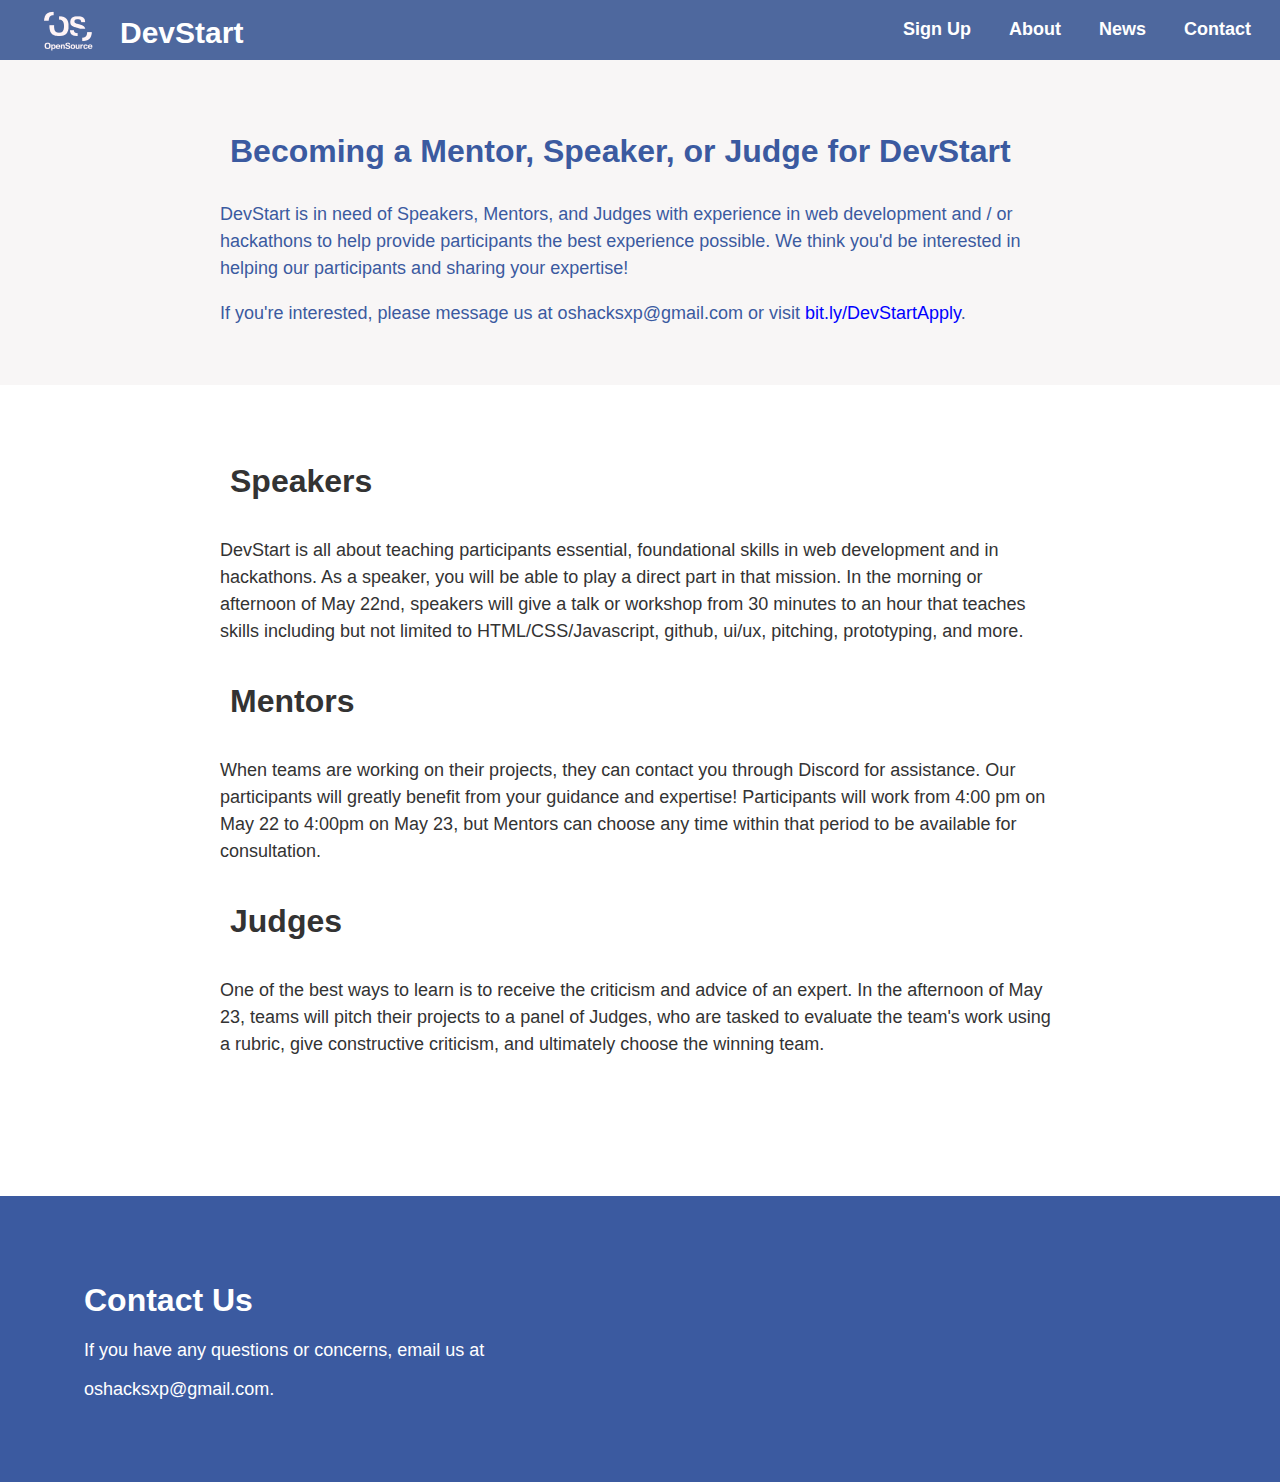
<file: info-mentors-new.html>
<html>
    <head>
        <title>DevStart Hackathon</title>
        <meta charset="utf-8">

        <!-- enables different looks for different devices -->
        <meta name="viewport" content="width=device-width, initial-scale=1"/>

        <!-- add objectivity font-->
        <link type="text/css" rel = "stylesheet" href = "fonts/objectivity-font.css">

        <!-- add stylesheets -->
        <link type="text/css" rel = "stylesheet" href = "landing-styles.css">
    </head>
    
    <body>
        <header id = "navbar">
            <a href = "landing.html"><img src = "images/logo_os_white.png" id = "navbar-logo"/></a>
            <a href = "landing.html"><span id = "navbar-title">DevStart</span></a>
            <nav id = "menu">
                <a id = "menu-signup" href = "https://bit.ly/joinDevstart">Sign Up</a>
                <a id = "menu-about" href = "#about">About</a>
                <a id = "menu-news" href = "#news">News</a>
                <a id = "menu-contact" href = "#contact">Contact</a>     
            </nav>
        </header>
        
        <!-- Info for Speaker, Mentors, Judges-->
        <div class = "basic-section" id = "mentor-start">
            <h2 class = "section-title">Becoming a Mentor, Speaker, or Judge for DevStart</h2>
            <p class = "section-text">
                DevStart is in need of Speakers, Mentors, and Judges with experience in web 
                development and / or hackathons to help provide participants the best experience 
                possible. We think you'd be interested in helping our participants and sharing 
                your expertise!
            </p>
            <p class= "section-text">
                If you're interested, please message us at oshacksxp@gmail.com or visit 
                <a href = "https://bit.ly/DevStartApply">bit.ly/DevStartApply</a>.
            </p>
        </div>
        <div class="white-area"><div id = "mentor-info" class = "basic-section">
            <h3 class = section-title>Speakers</h3>
            <p class = "section-text">
                DevStart is all about teaching participants essential, foundational skills in 
                web development and in hackathons. As a speaker, you will be able to play a 
                direct part in that mission. In the morning or afternoon of May 22nd, speakers 
                will give a talk or workshop from 30 minutes to an hour that teaches skills 
                including but not limited to HTML/CSS/Javascript, github, ui/ux, pitching, 
                prototyping, and more. 
            </p>
            <h3 class = section-title>Mentors</h3>
            <p class = "section-text">
                When teams are working on their projects, they can contact you through Discord 
                for assistance. Our participants will greatly benefit from your guidance and 
                expertise! Participants will work from 4:00 pm on May 22 to 4:00pm on May 23, 
                but Mentors can choose any time within that period to be available for consultation. 
            </p>
            <h3 class = section-title>Judges</h3>
            <p class = "section-text">
                One of the best ways to learn is to receive the criticism and advice of an expert. 
                In the afternoon of May 23, teams will pitch their projects to a panel of Judges, 
                who are tasked to evaluate the team's work using a rubric, give constructive criticism, 
                and ultimately choose the winning team. 
            </p>
        </div></div>

        <!-- Contact Us -->
        <div id = "contact">
            <div id = "contact-devstart">
                <h1>Contact Us</h1>
                <p>If you have any questions or concerns, email us at</p>
                <p>oshacksxp@gmail.com.</p>
            </div>
        </div>
    </body>
</html>
</file>
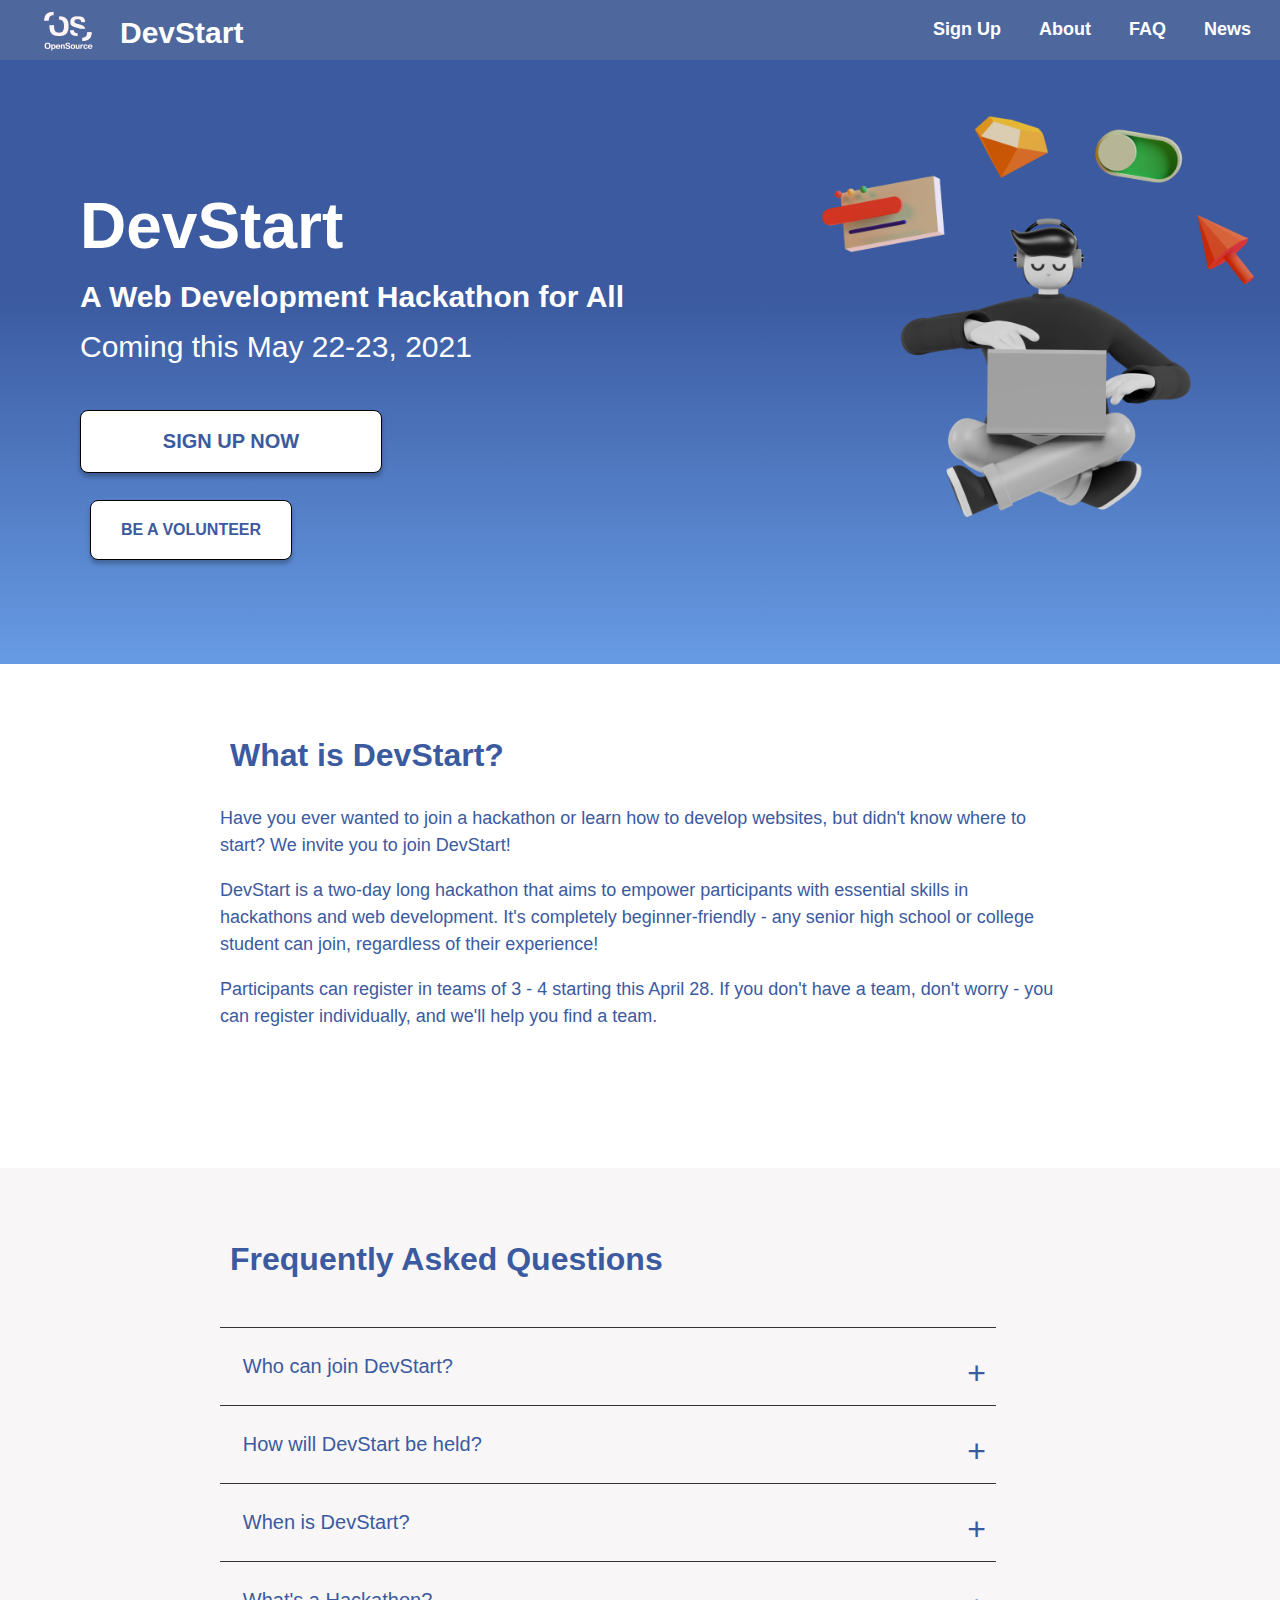
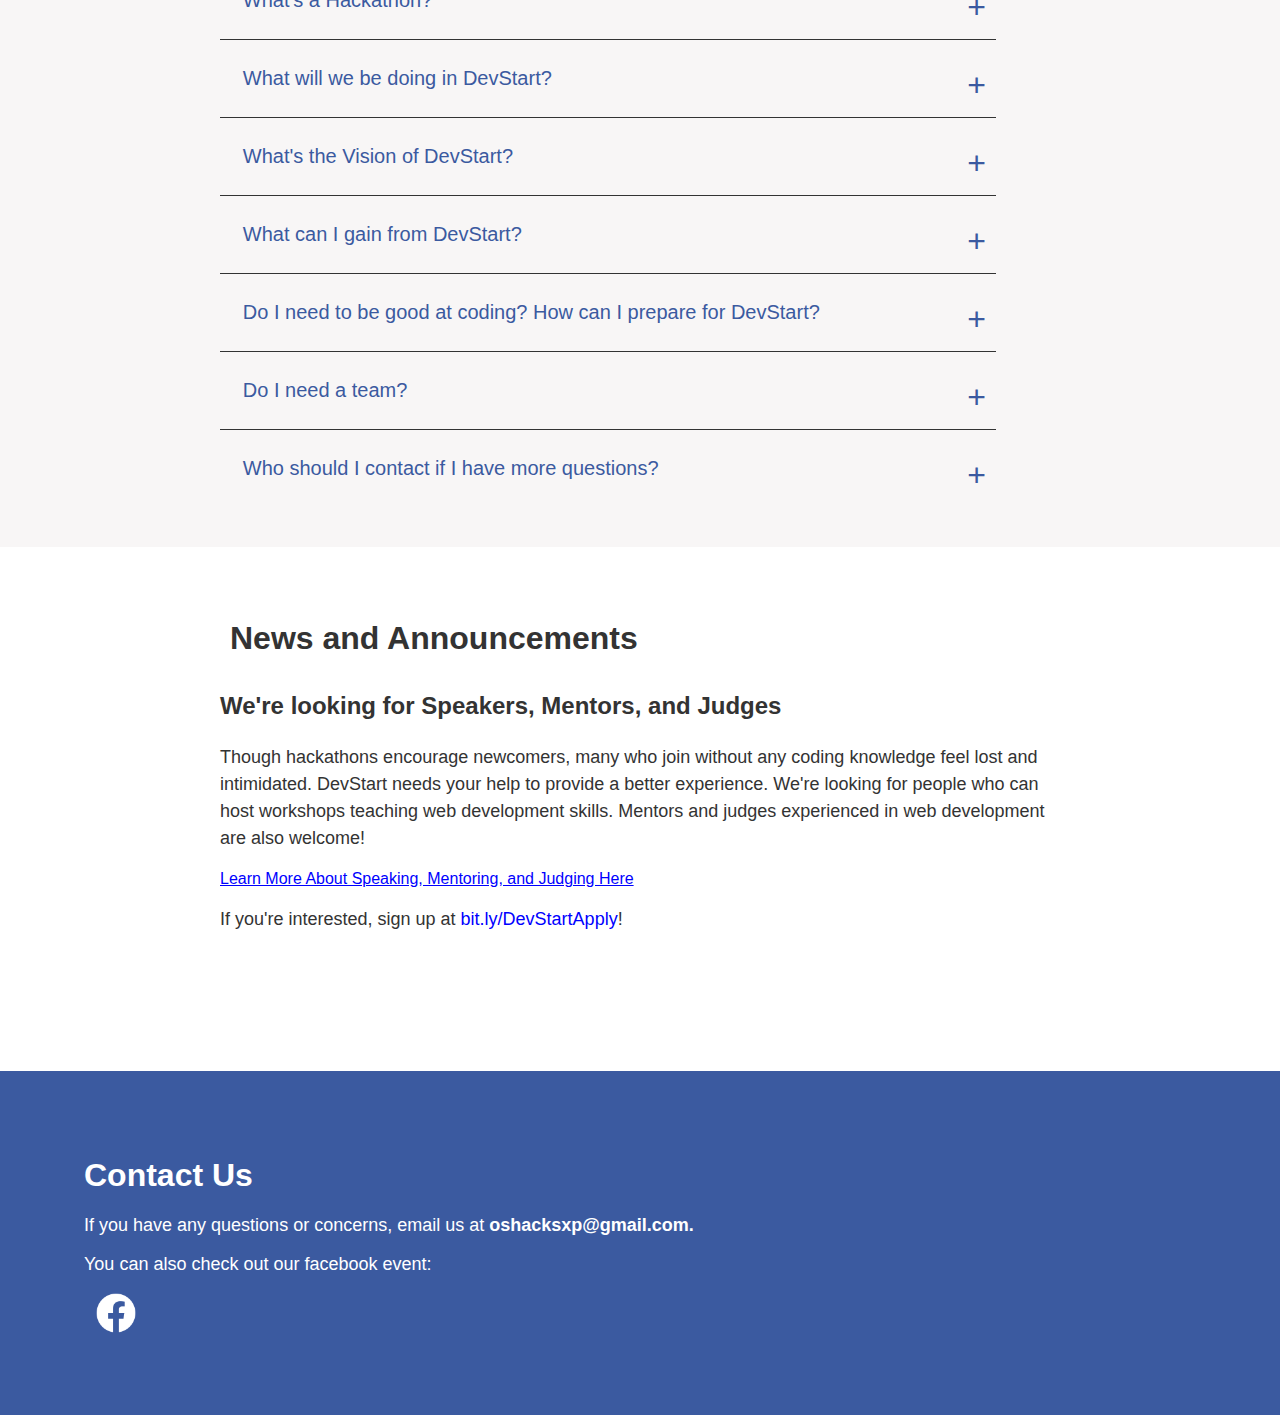
<file: landing.html>
<html>
    <head>
        <title>DevStart Hackathon</title>
        <meta charset="utf-8">

        <!-- enables different looks for different devices -->
        <meta name="viewport" content="width=device-width, initial-scale=1"/>

        <!-- add objectivity font-->
        <link type="text/css" rel = "stylesheet" href = "fonts/objectivity-font.css">

        <!-- add stylesheets -->
        <link type="text/css" rel = "stylesheet" href = "landing-styles.css">

        <!-- add scripts -->
        <script src = "script.js" charset="UTF-8"></script>
    </head>

    <body>
        <!-- Website Navbar -->
        <header id = "navbar">
            <a href = "landing.html"><img src = "images/logo_os_white.png" id = "navbar-logo"/></a>
            <a href = "landing.html"><span id = "navbar-title">DevStart</span></a>
            <nav id = "menu">
                <a id = "menu-signup" href = "https://bit.ly/joinDevstart">Sign Up</a>
                <a id = "menu-about" href = "#about">About</a>
                <a id = "menu-faq" href = "#faq">FAQ</a>
                <a id = "menu-news" href = "#news">News</a>
                <!--<a id = "menu-contact" href = "#contact">Contact</a>-->     
            </nav>
        </header>

        <!-- Hero Section -->
        <div id = "hero-section">
            <img src = "images/person.png" id = "hero-person"/>
            <h1 id = "hero-title">DevStart</h1>
            <h1 id = "hero-lead">A Web Development Hackathon for All</h1>
            <h1 id = "hero-date">Coming this May 22-23, 2021</h1>
            <a href = "http://bit.ly/joinDevstart" class = "large-button" id = "signup-button">SIGN UP NOW</a>
            <a href = "info-mentors-new.html" class = "large-button" id = "volunteer-button">BE A VOLUNTEER</a>
        </div>

        <!-- About Us -->
        <div class = "white-area">
        <div class = "basic-section" id = "about">
            <h2 class = "section-title">What is DevStart?</h2>
            <p class = "section-text">
                Have you ever wanted to join a hackathon or learn how to develop websites, 
                but didn't know where to start? We invite you to join DevStart!
            </p>
            <p class = "section-text">
                DevStart is a two-day long hackathon that aims to empower participants with 
                essential skills in hackathons and web development. It's completely 
                beginner-friendly - any senior high school or college student can join, 
                regardless of their experience!
            </p>
            <p class = "section-text">
                Participants can register in teams of 3 - 4 starting this April 28. If you 
                don't have a team, don't worry - you can register individually, and we'll 
                help you find a team.
            </p>
        </div>
        </div>

        <!-- Frequrently Asked Questions -->
        
        <div class = "basic-section" id = "faq">
            <h2 class = "section-title">Frequently Asked Questions</h2>
            <br/>
            <div class = "accordion">
                <p>Who can join DevStart?</p>
            </div>
            <div class = "panel">
                <p>
                    DevStart is for people who want to experience a hackathon or learn 
                    web development. It’s beginner-friendly, so any student
                    can join regardless of their experience!
                </p>
            </div>

            <div class = "accordion">
                <p>How will DevStart be held?</p>
            </div>
            <div class = "panel">
                <p>
                    DevStart will have synchronous Zoom sessions for talks and workshops, and 
                    for the judging phase. DevStart will also feature a discord server where 
                    participants can socialize and ask for help from mentors. We’ll send you 
                    the links to both once you sign up.
                </p>
            </div>

            <div class = "accordion">
                <p>When is DevStart?</p>
            </div>
            <div class = "panel">
                <p>
                    DevStart will be held from 9:00 am on May 22nd to 8:00pm on May 23rd.
                </p>
            </div>

            <div class = "accordion">
                <p>What's a Hackathon?</p>
            </div>
            <div class = "panel">
                <p>
                    A hackathon is best described as an “invention marathon”. Anyone can 
                    attend a hackathon to learn, build, and share their creations in a relaxed 
                    and welcoming atmosphere. Hackathons are about creating, not coding - you 
                    don’t have to be a programmer or computer science major to thrive!
                </p>
            </div>

            <div class = "accordion">
                <p>What will we be doing in DevStart?</p>
            </div>
            <div class = "panel">
                <p>
                    In DevStart, you’ll be given 30 hours to make a website. You can make any 
                    website, as long as it follows the theme that we’ll be giving you during the 
                    event. After making the website, you’ll be presenting it to a panel in a 
                    casual judging session. 
                </p>
            </div>

            <div class = "accordion">
                <p>What's the Vision of DevStart?</p>
            </div>
            <div class = "panel">
                <p>
                    DevStart is committed to be a hackathon that anyone can join, no matter how 
                    much experience they have. First timers and people with little coding experience 
                    are often intimidated by hackathons - at DevStart, we want to create an inclusive 
                    environment that shows them there’s nothing to fear. We also hope to teach skills 
                    that participants can use in their lives and in future hackathons.
                </p>
            </div>
            <div class = "accordion">
                <p>What can I gain from DevStart?</p>
            </div>
            <div class = "panel">
                <p>
                    At DevStart, you won’t just learn how to make a website. You’ll also be gaining 
                    valuable experiences in joining a hackathon, from working as a team to 
                    presenting projects. 
                </p>
            </div>

            <div class = "accordion">
                <p>Do I need to be good at coding? How can I prepare for DevStart?</p>
            </div>
            <div class = "panel">
                <p>
                    Our hackathon is beginner-friendly, so don’t worry - anyone can join! We’ll 
                    inform you of what you need once you’ve signed up.
                </p>
            </div>

            <div class = "accordion">
                <p>Do I need a team?</p>
            </div>
            <div class = "panel">
                <p>
                    You can attend DevStart individually or in teams of 3 - 4. If you don’t 
                    have a team but would like to find one, don’t worry - we can help you!
                </p>
            </div>
            
            <div class = "accordion">
                <p>Who should I contact if I have more questions?</p>
            </div>
            <div class = "panel">
                <p>
                    Feel free to email us at <b>oshacksxp@gmail.com</b>!
                </p>
            </div>
        </div>

        <!-- News -->
        <div class = "white-area">
            <div id = "news" class = "basic-section">
                <h2 class = "section-title">News and Announcements</h2>
                <h2 class = "section-subtitle">We're looking for Speakers, Mentors, and Judges</h2>
                <p class = "section-text">
                    Though hackathons encourage newcomers, many who join without any coding 
                    knowledge feel lost and intimidated. DevStart needs your help to provide 
                    a better experience. We're looking for people who can host workshops 
                    teaching web development skills. Mentors and judges experienced in 
                    web development are also welcome!
                </p>
                <a href = "info-mentors-new.html" id = "learn-more">Learn More About Speaking, Mentoring, and Judging Here</a>

                <p class = "section-text">
                    If you're interested, sign up at 
                    <a href = "https://bit.ly/DevStartApply">bit.ly/DevStartApply</a>!
                </p>
            </div>
        </div>

        <!-- Contact Us -->
        <div id = "contact">
            <div id = "contact-devstart">
                <h1>Contact Us</h1>
                <p>If you have any questions or concerns, email us at <b>oshacksxp@gmail.com.</b></p>
                <p>You can also check out our facebook event:</p> 
                <p>
                    <a href = "https://www.facebook.com/events/478971149888554/" target = "_blank">
                        <img src = "images/facebook.png" class = "contact_logo"/>
                    </a>
                </p>
            </div>
        </div>
    </body>
</html>
</file>
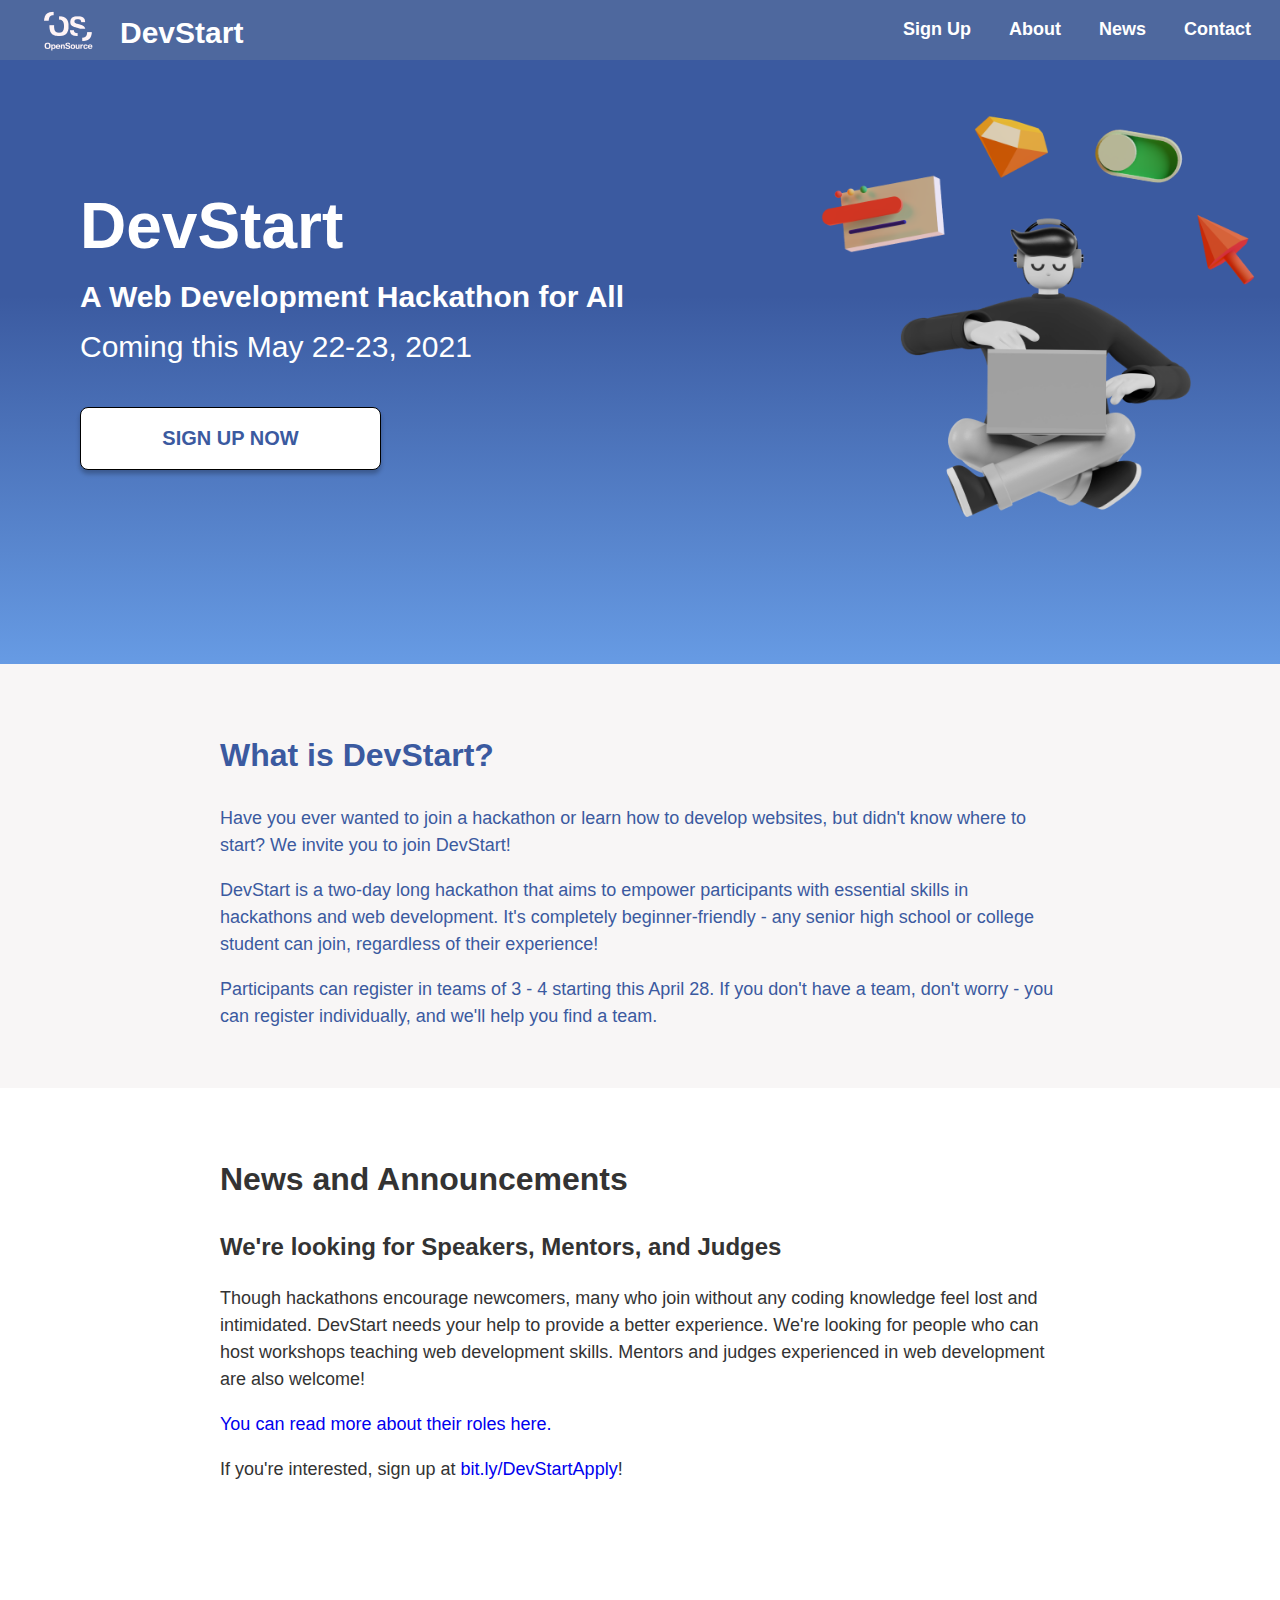
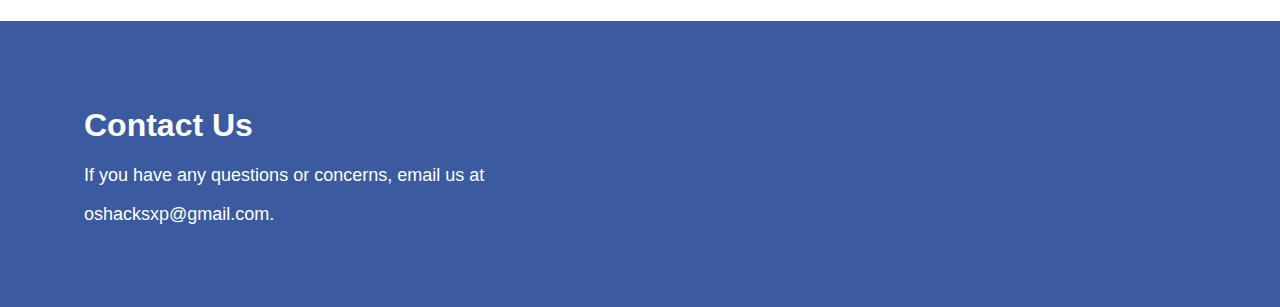
<file: new-index.html>
<html>
    <head>
        <title>DevStart Hackathon</title>
        <meta charset="utf-8">

        <!-- enables different looks for different devices -->
        <meta name="viewport" content="width=device-width, initial-scale=1"/>

        <!-- add objectivity font-->
        <link type="text/css" rel = "stylesheet" href = "fonts/objectivity-font.css">

        <!-- add stylesheets -->
        <link type="text/css" rel = "stylesheet" href = "new-styles.css">

        <!-- add scripts -->
        <script src = "script.js" charset="UTF-8"></script>
    </head>

    <body>
        <!-- Website Navbar -->
        <header id = "navbar">
            <img src = "images/logo_os_white.png" id = "navbar-logo"/>
            <span id = "navbar-title">DevStart</span>
            <nav id = "menu">
                <a id = "menu-signup" href = "https://bit.ly/joinDevstart">Sign Up</a>
                <a id = "menu-about" href = "#about">About</a>
                <a id = "menu-news" href = "#news">News</a>
                <a id = "menu-contact" href = "#contact">Contact</a>     
            </nav>
        </header>

        <!-- Hero Section -->
        <div id = "hero-section">
            <img src = "images/person.png" id = "hero-person"/>
            <h1 id = "hero-title">DevStart</h1>
            <h1 id = "hero-lead">A Web Development Hackathon for All</h1>
            <h1 id = "hero-date">Coming this May 22-23, 2021</h1>
            <a href = "http://bit.ly/joinDevstart" id = "signup-button">SIGN UP NOW</a>

        </div>

        <!-- About Us -->

        <div class = "basic-section" id = "about">
            <h2 class = "section-title">What is DevStart?</h2>
            <p class = "section-text">
                Have you ever wanted to join a hackathon or learn how to develop websites, 
                but didn't know where to start? We invite you to join DevStart!
            </p>
            <p class = "section-text">
                DevStart is a two-day long hackathon that aims to empower participants with 
                essential skills in hackathons and web development. It's completely 
                beginner-friendly - any senior high school or college student can join, 
                regardless of their experience!
            </p>
            <p class = "section-text">
                Participants can register in teams of 3 - 4 starting this April 28. If you 
                don't have a team, don't worry - you can register individually, and we'll 
                help you find a team.
            </p>
        </div>

        <!-- News -->
        <div id = "news">
            <div id = "news-text" class = "basic-section">
                <h2 class = "section-title">News and Announcements</h2>
                <h2 class = "section-subtitle">We're looking for Speakers, Mentors, and Judges</h2>
                <p class = "section-text">
                    Though hackathons encourage newcomers, many who join without any coding 
                    knowledge feel lost and intimidated. DevStart needs your help to provide 
                    a better experience. We're looking for people who can host workshops 
                    teaching web development skills. Mentors and judges experienced in 
                    web development are also welcome!
                </p>
                <p class = "section-text">
                    <a href = "info-mentors.html">You can read more about their roles here.</a>
                </p>
                <p class = "section-text">
                    If you're interested, sign up at 
                    <a href = "https://bit.ly/DevStartApply">bit.ly/DevStartApply</a>!
                </p>
            </div>
        </div>

        <!-- Contact Us -->
        <div id = "contact">
            <div id = "contact-devstart">
                <h1>Contact Us</h1>
                <p>If you have any questions or concerns, email us at</p>
                <p>oshacksxp@gmail.com.</p>
            </div>
        </div>
        
    </body>
</html>
</file>
<file: fonts/objectivity-font.css>
@charset "UTF-8";
@font-face{
    font-family : Objectivity;
    font-weight : normal;
    src : url("Objectivity-Medium.otf") format ("opentype");
}
@font-face{
    font-family : Objectivity;
    font-weight : lighter;
    src : url("Objectivity-Light.otf") format ("opentype");
}
@font-face{
    font-family : Objectivity;
    font-weight : bold;
    src : url("Objectivity-Bold.otf") format ("opentype");
}
</file>
<file: landing-styles.css>
@charset "UTF-8";

*{
    font-family : Objectivity, 'Trebuchet MS', Sans-Serif;
}

a{
    text-decoration:none;
    color:blue;
}

body{
    background:#F8F6F6;
    margin:0px;
}

#navbar{
    background-color: rgb(78, 104, 158);
    width:100%;
    color: #FFFFFF;
}

#navbar-logo{
    width: 56px;
    height: 56px;
    margin-left: 40px;
    margin-top: 4px;

}

#navbar-title{
    position: absolute;
    width: 195px;
    height: 40px;
    left: 120px;
    top: 12px;

    font-style: normal;
    font-weight: 800;
    font-size: 30px;
    line-height: 31px;
    display: flex;
    align-items: center;
    color: #FFFFFF;
}


#menu{
    display: flex;
    flex-direction: row;
    align-items: flex-start;
    padding: 0px;

    position: absolute;
    width: fit-content;
    height: 32px;
    right: 10px; 
    top: 16px;
}

#menu a{

    font-style: normal;
    font-weight: bold;
    font-size: 18px;
    text-decoration: none;
    line-height: 21px;
    display: flex;
    align-items: center;

    color: #FFFFFF;

    flex: none;
    flex-grow: 0;

    margin: 3px 19px;
}

/* HIDE NAVBAR MENU IN SMALLER SCREENS */
@media screen and (max-width: 720px){
    #menu{
        display:none;
        visibility:hidden;
    }
}

#hero-section{
    width: 100%;
    height: 604px;
    background: linear-gradient(180deg, rgba(114, 175, 249, 0) 38.98%, #76B2FC 121.49%), #3B5AA0;
    margin: 0px;
    color: #FFFFFF;
}

#hero-title{
    position: absolute;
    width: 666px;
    height: 72px;
    left: 80px;
    top: 150px;

    font-style: normal;
    font-weight: 800;
    font-size: 64px;
    line-height: 66px;
}

#hero-lead{
    position: absolute;
    width: 666px;
    height: 40px;
    left: 80px;
    top: 260px;

    font-style: normal;
    font-weight: bold;
    font-size: 30px;
    line-height: 33px;
}

#hero-date{
    position: absolute;
    width: 666px;
    height: 40px;
    left: 80px;
    top: 310px;

    font-style: normal;
    font-weight: normal;
    font-size: 30px;
    line-height: 33px;
}

.large-button{
    background-color: #FFFFFF;
    padding: 20px 0px;

    font-style: normal;
    font-weight: bold;
    font-size: 20px;
    line-height: 21px;
    text-decoration:none;
    color: #3B5AA0;
    text-align: center;

    box-shadow: 0px 4px 4px rgba(0, 0, 0, 0.25);
    border-style:solid;
    border-radius: 8px;
    border-width: 1px;
    border-color: black;
}

#signup-button{
    position: absolute;
    width: 300px;
    left: 80px;
    top: 410px;
}

#volunteer-button{
    position: absolute;
    width: 200px;
    left: 90px;
    top: 500px;

    font-size: 16px;
    line-height: 18px;
}

#hero-person{
    position: absolute;
    width: 550px;
    height: 550px;
    right: 5vw;
    top: 109px;
}
/* SHRINK HERO PERSON FOR SMALLER LAPTOPS */
@media screen and (max-width: 1320px){
    #hero-person{
        position: absolute;
        width: 450px;
        height: 450px;
        right: 20px;
        top: 109px;
    }
}

/* REARRANGE HERO AREA FOR TABLETS */
@media screen and (max-width: 1080px){
    #hero-section{
        height: 1024px;
        color: #FFFFFF;
    }
    #hero-person{
        position:relative;
        right:auto;
        top:20px;
        display:block;
        width: 550px;
        height: 550px;
        margin: auto;
    }
    #hero-title{
        position:relative;
        width: fit-content;
        height: fit-content;
        left: 0px;
        top: 0px;
        padding: 0px 20px;
        margin: auto;
    
        font-style: normal;
        font-weight: 800;
        font-size: 64px;
        line-height: 66px;
        text-align: center;
    }
    #hero-lead{
        position:relative;
        width: fit-content;
        height: fit-content;
        left: 0px;
        top:20px;
        padding: 0px 20px;
        margin:auto;
    
        font-style: normal;
        font-weight: bold;
        font-size: 30px;
        line-height: 33px;
        text-align: center;
    }
    
    #hero-date{
        position:relative;
        width: fit-content;
        height: fit-content;
        left: 0px;
        top:30px;
        padding: 0px 20px;
        margin:auto;
    
        font-style: normal;
        font-weight: normal;
        font-size: 28px;
        line-height: 33px;
        text-align: center;
    }
    #signup-button{
        position: relative;
        display:block;
        width: 299px;
        left : 0px;
        top: 80px;
        margin: auto;
    }
    #volunteer-button{
        position: relative;
        display:block;
        left : 0px;
        top: 100px;
        margin: auto;
    }
}

/* REDUCE FONT SIZES AND HERO PERSON FOR SMALLER SCREENS*/
@media screen and (max-width: 720px){
    #hero-person{
        width:90vw;
        height:90vw;
    }
    #hero-title{
        font-size:48px;
    }
    #hero-lead{
        font-size:22px;
    }
    #hero-date{
        font-size:20;
    }
}
/* REDUCE HERO SECTION HEIGHT ON PHONE */
@media screen and (max-width: 550px){
    #hero-section{
        height: 850px;
    }
}
.basic-section{
    width:840px;
    padding-top:40px;
    padding-bottom:40px;
    margin:auto;
    color: #3B5AA0;
}
.section-title{
    font-style:normal;
    font-weight:bold;
    font-size:32px;
    line-height:150%;
    margin-left:10px;
}
.section-subtitle{
    font-style:normal;
    font-weight:bold;
    font-size:24px;
    line-height:150%;
}
.section-text{
    font-style:normal;
    font-weight:normal;
    font-size:18px;
    line-height:150%;
}
/* FIT TEXT AREA TO SCREEN SIZE ON SMALLER SCREENS*/
@media screen and (max-width: 940px){
    .basic-section{
        width:90vw;
        padding-top:60px;
    }
}

.white-area{
    background-color:white;
    width:100%;
    padding-bottom:80px;
}

#mentor-info, #news{
    color:#333333;
}




#contact{
    margin:0px;
    top:0px;
    background: #3B5AA0;
    width:100%;
    color: #FFFFFF;
}

#contact-devstart{
    padding: 64px 84px;
}

#contact-devstart h1{
    font-weight:bold;
    font-size:32px;
}
#contact-devstart p{
    font-weight:normal;
    font-size:18px;
}


/* REDUCE SIZE OF CONTACT US ON SMALLER SCREENS*/
@media screen and (max-width: 640px){
    #contact-devstart{
        padding : 40px 20px;
    }
    #contact-devstart h1{
        font-size:24px;
    }
    #contact-devstart p{
        font-size:16px;
    }
}

#learn-more{
    color:blue;
    size:20px;
    text-decoration:underline;
}

.accordion{
    cursor:pointer;
    padding:18px 10px;
    max-width:90%;
    border-top: 1px solid #333333;
    text-align: left;
    outline: none;
    transition:0.4s;
}

/* Add a plus or minus sign after each accordion title */
.accordion:after {
    content: '\002b';
    font-size: 32px;
    color: #3B5AA0;
    position: relative;
    float: right;
    bottom:32px;
}


.accordion p{
    font-style : bold;
    font-size: 20px;
    line-height: normal;
    margin: 1vh 1vw;
    max-width: 85%;
}

.accordion:hover{
    background-color:#d9eaff;
}

.active:after{
    content: "\2212";
}

.panel{
    max-height:0;
    overflow:hidden;
    padding: 0px 18px;
    line-height:1.5;
    font-size:18px;
    color:#5473bd;

    transition: max-height 0.4s ease-out;
}

.contact_logo{
    height:40px;
    margin:0px 12px;
}
</file>
<file: new-styles.css>
@charset "UTF-8";

*{
    font-family : Objectivity, 'Trebuchet MS', Sans-Serif;
}

a{
    text-decoration:none;
}

body{
    background:#F8F6F6;
    margin:0px;
}

#navbar{
    background-color: rgb(78, 104, 158);
    width:100%;
    color: #FFFFFF;
}

#navbar-logo{
    width: 56px;
    height: 56px;
    margin-left: 40px;
    margin-top: 4px;

}

#navbar-title{
    position: absolute;
    width: 195px;
    height: 40px;
    left: 120px;
    top: 12px;

    font-style: normal;
    font-weight: 800;
    font-size: 30px;
    line-height: 31px;
    display: flex;
    align-items: center;
}

#menu{
    display: flex;
    flex-direction: row;
    align-items: flex-start;
    padding: 0px;

    position: absolute;
    width: fit-content;
    height: 32px;
    right: 10px; 
    top: 16px;
}

#menu a{

    font-style: normal;
    font-weight: bold;
    font-size: 18px;
    text-decoration: none;
    line-height: 21px;
    display: flex;
    align-items: center;

    color: #FFFFFF;

    flex: none;
    flex-grow: 0;

    margin: 3px 19px;
}

/* HIDE NAVBAR MENU IN SMALLER SCREENS */
@media screen and (max-width: 720px){
    #menu{
        display:none;
        visibility:hidden;
    }
}

#hero-section{
    width: 100%;
    height: 604px;
    background: linear-gradient(180deg, rgba(114, 175, 249, 0) 38.98%, #76B2FC 121.49%), #3B5AA0;
    margin: 0px;
    color: #FFFFFF;
}

#hero-title{
    position: absolute;
    width: 666px;
    height: 72px;
    left: 80px;
    top: 150px;

    font-style: normal;
    font-weight: 800;
    font-size: 64px;
    line-height: 66px;
}

#hero-lead{
    position: absolute;
    width: 666px;
    height: 40px;
    left: 80px;
    top: 260px;

    font-style: normal;
    font-weight: bold;
    font-size: 30px;
    line-height: 33px;
}

#hero-date{
    position: absolute;
    width: 666px;
    height: 40px;
    left: 80px;
    top: 310px;

    font-style: normal;
    font-weight: normal;
    font-size: 30px;
    line-height: 33px;
}
#signup-button{
    background-color: #FFFFFF;
    padding: 20px 0px;

    position: absolute;
    width: 299px;
    left: 80px;
    top: 407px;

    font-style: normal;
    font-weight: bold;
    font-size: 20px;
    line-height: 21px;
    text-decoration:none;
    color: #3B5AA0;
    text-align: center;

    box-shadow: 0px 4px 4px rgba(0, 0, 0, 0.25);
    border-style:solid;
    border-radius: 8px;
    border-width: 1px;
    border-color: black;
}

#hero-person{
    position: absolute;
    width: 550px;
    height: 550px;
    right: 5vw;
    top: 109px;
}
/* SHRINK HERO PERSON FOR SMALLER LAPTOPS */
@media screen and (max-width: 1320px){
    #hero-person{
        position: absolute;
        width: 450px;
        height: 450px;
        right: 20px;
        top: 109px;
    }
}

/* REARRANGE HERO AREA FOR TABLETS */
@media screen and (max-width: 1080px){
    #hero-section{
        height: 1024px;
        color: #FFFFFF;
    }
    #hero-person{
        position:relative;
        right:auto;
        top:20px;
        display:block;
        width: 550px;
        height: 550px;
        margin: auto;
    }
    #hero-title{
        position:relative;
        width: fit-content;
        height: fit-content;
        left: 0px;
        top: 0px;
        padding: 0px 20px;
        margin: auto;
    
        font-style: normal;
        font-weight: 800;
        font-size: 64px;
        line-height: 66px;
        text-align: center;
    }
    #hero-lead{
        position:relative;
        width: fit-content;
        height: fit-content;
        left: 0px;
        top:20px;
        padding: 0px 20px;
        margin:auto;
    
        font-style: normal;
        font-weight: bold;
        font-size: 30px;
        line-height: 33px;
        text-align: center;
    }
    
    #hero-date{
        position:relative;
        width: fit-content;
        height: fit-content;
        left: 0px;
        top:30px;
        padding: 0px 20px;
        margin:auto;
    
        font-style: normal;
        font-weight: normal;
        font-size: 28px;
        line-height: 33px;
        text-align: center;
    }
    #signup-button{
        position: relative;
        display:block;
        width: 299px;
        left : 0px;
        top: 50px;
        margin: auto;
    }
}

/* REDUCE FONT SIZES AND HERO PERSON FOR SMALLER SCREENS*/
@media screen and (max-width: 720px){
    #hero-person{
        width:90vw;
        height:90vw;
    }
    #hero-title{
        font-size:48px;
    }
    #hero-lead{
        font-size:22px;
    }
    #hero-date{
        font-size:20;
    }
}
/* REDUCE HERO SECTION HEIGHT ON PHONE */
@media screen and (max-width: 550px){
    #hero-section{
        height: 850px;
    }
}
.basic-section{
    width:840px;
    padding-top:40px;
    padding-bottom:40px;
    margin:auto;
    color: #3B5AA0;
}
.section-title{
    font-style:normal;
    font-weight:bold;
    font-size:32px;
    line-height:150%;
}
.section-subtitle{
    font-style:normal;
    font-weight:bold;
    font-size:24px;
    line-height:150%;
}
.section-text{
    font-style:normal;
    font-weight:normal;
    font-size:18px;
    line-height:150%;
}
/* FIT TEXT AREA TO SCREEN SIZE ON SMALLER SCREENS*/
@media screen and (max-width: 940px){
    .basic-section{
        width:90vw;
        padding-top:60px;
    }
}

#news{
    background-color:white;
    width:100%;
    padding-bottom:80px;
}

#news-text{
    color:#333333;
}



#contact{
    margin:0px;
    top:0px;
    background: #3B5AA0;
    width:100%;
    color: #FFFFFF;
}

#contact-devstart{
    padding: 64px 84px;
}

#contact-devstart h1{
    font-weight:bold;
    font-size:32px;
}
#contact-devstart p{
    font-weight:normal;
    font-size:18px;
}


/* REDUCE SIZE OF CONTACT US ON SMALLER SCREENS*/
@media screen and (max-width: 640px){
    #contact-devstart{
        padding : 40px 20px;
    }
    #contact-devstart h1{
        font-size:24px;
    }
    #contact-devstart p{
        font-size:16px;
    }
}
</file>
